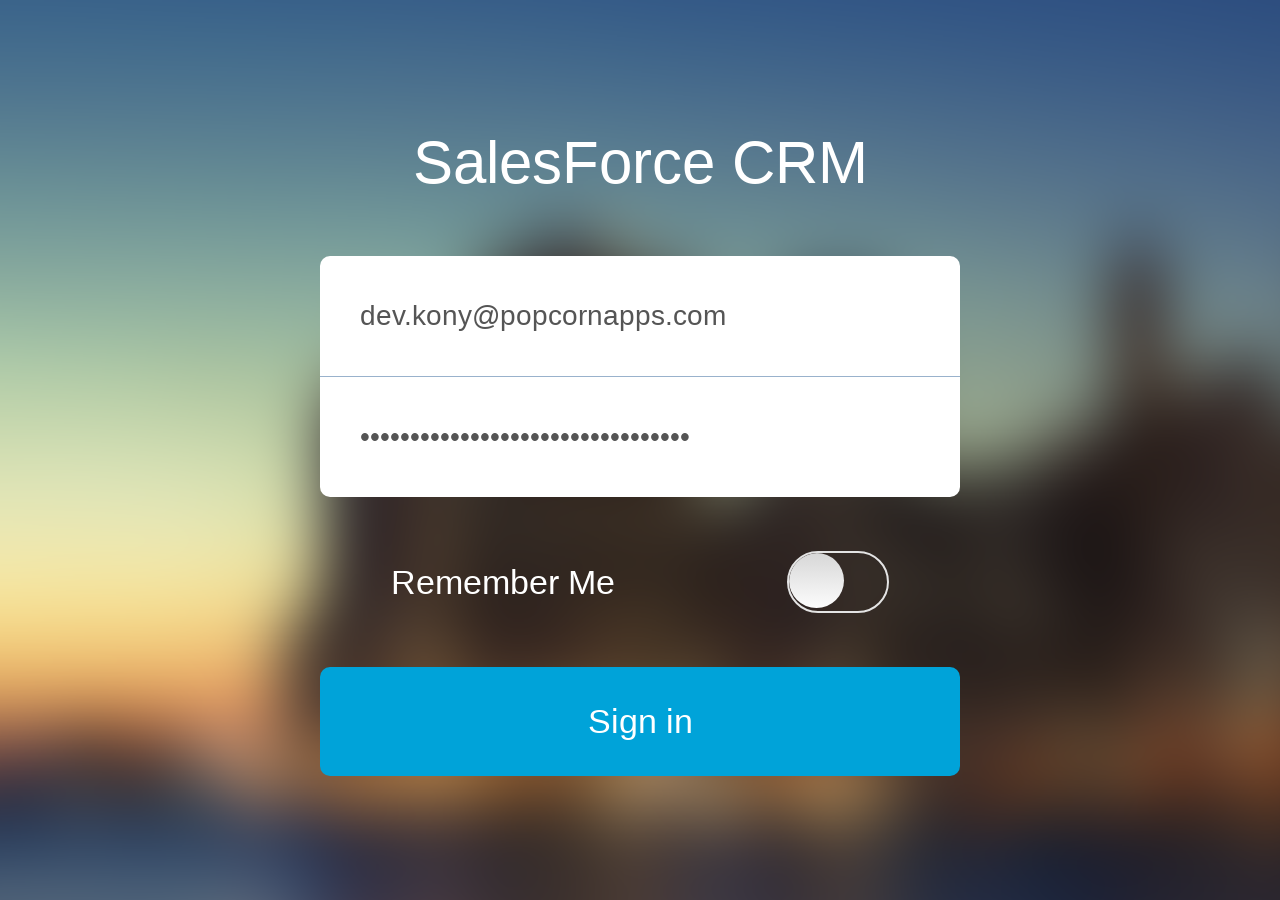
<file: index.html>
<!DOCTYPE html>
<html lang="en">
  <head>
    <meta charset="utf-8">
    <meta http-equiv="X-UA-Compatible" content="IE=edge">
    <meta name="viewport" content="width=device-width, initial-scale=1, maximum-scale=1, user-scalable=no">
    <title>SalesForce CRM</title>

   <!-- Bootstrap -->
    <link type="text/css" href="css/kony.css" rel="stylesheet">
    <link type="text/css" href="css/ui.switchbutton.css" rel="stylesheet">
    
    <!-- jQuery (necessary for Bootstrap's JavaScript plugins) -->
    <script type="text/javascript" src="js/lib/jquery.min.js"></script>
    <script type="text/javascript" src="js/kony.js"></script>
    
    <script type="text/javascript" src="js/login.js"></script>
    <script type="text/javascript" src="js/lib/crypt.js"></script>
    <script type="text/javascript" src="js/lib/PushNotification.js"></script>
    <script type="text/javascript" src="cordova.js"></script> 
    <script type="text/javascript">
    $(function(){	
		$(".common:checkbox").switchbutton();
	});
    </script>
    
    <script type="text/javascript">
            var pushNotification;
            
            function onDeviceReady() {
			
				try 
				{ 
                	pushNotification = window.plugins.pushNotification;
                	if (device.platform == 'android' || device.platform == 'Android' ||
                            device.platform == 'amazon-fireos' ) {
			pushNotification.register(successHandler, errorHandler, {"senderID":"661780372179","ecb":"onNotification"});		// required!
					} 
                }
				catch(err) 
				{ 
					alert(err.message); 
				} 
            }
            
            // handle APNS notifications for iOS
            function onNotificationAPN(e) {
                if (e.alert) {
                     navigator.notification.alert(e.alert);
                }
                    
                if (e.sound) {
                    var snd = new Media(e.sound);
                    snd.play();
                }
                
                if (e.badge) {
                    pushNotification.setApplicationIconBadgeNumber(successHandler, e.badge);
                }
            }
            
            // handle GCM notifications for Android
            function onNotification(e) {
                
                switch( e.event )
                {
                    case 'registered':
					if ( e.regid.length > 0 )
					{
						// Your GCM push server needs to know the regID before it can push to this device
						// here is where you might want to send it the regID for later use.
						console.log("regID = " + e.regid);
						localStorage.regid = e.regid;
						
					}
                    break;
                    
                    case 'message':
                    	// if this flag is set, this notification happened while we were in the foreground.
                    	// you might want to play a sound to get the user's attention, throw up a dialog, etc.
                    	if (e.foreground)
                    	{
							   
				           // on Android soundname is outside the payload. 
			                // On Amazon FireOS all custom attributes are contained within payload
			                var soundfile = e.soundname || e.payload.sound;
			                // if the notification contains a soundname, play it.
			                var my_media = new Media("/android_asset/www/"+ soundfile);

							my_media.play();
						}
							
						
                    break;
                    
                    case 'error':
						
                    break;
                    
                    default:
						
                    break;
                }
            }
            
            function successHandler (result) {
               
            }
            
            function errorHandler (error) {
            }
            
			document.addEventListener('deviceready', onDeviceReady, true);

         </script>
         
    <!-- HTML5 Shim and Respond.js IE8 support of HTML5 elements and media queries -->
    <!-- WARNING: Respond.js doesn't work if you view the page via file:// -->
    <!--[if lt IE 9]>
      <script src="https://oss.maxcdn.com/libs/html5shiv/3.7.0/html5shiv.js"></script>
      <script src="https://oss.maxcdn.com/libs/respond.js/1.4.2/respond.min.js"></script>
    <![endif]-->
  </head>
  <body class="loginpage">
   <section>
   <div class="container">

    <!-- login start here -->
    <div class="login-section">
     <h1>SalesForce CRM</h1>
     <div id="registerId"></div>
     <form role="form">
        <div class="form-group email">
          <input type="email" id="username" class="form-control"  placeholder="Username" value="dev.kony@popcornapps.com">
        </div>
        <div class="form-group pwd">
          <input type="password" id="password" class="form-control"  placeholder="Password" value="PoP@123$S6O4pJrWQaDCATitqTRqdMjUv">
        </div>
        <div class="remember">
            Remember Me <input id="rememberme" type="checkbox" class="common" /> 
        </div>
        <div id="login" type="submit" class="btn btn-primary">Sign in</div>
      </form>
     </div>

    <!-- login end here -->
    
  </div>
   </section>   
    
</body>
</html>
</file>
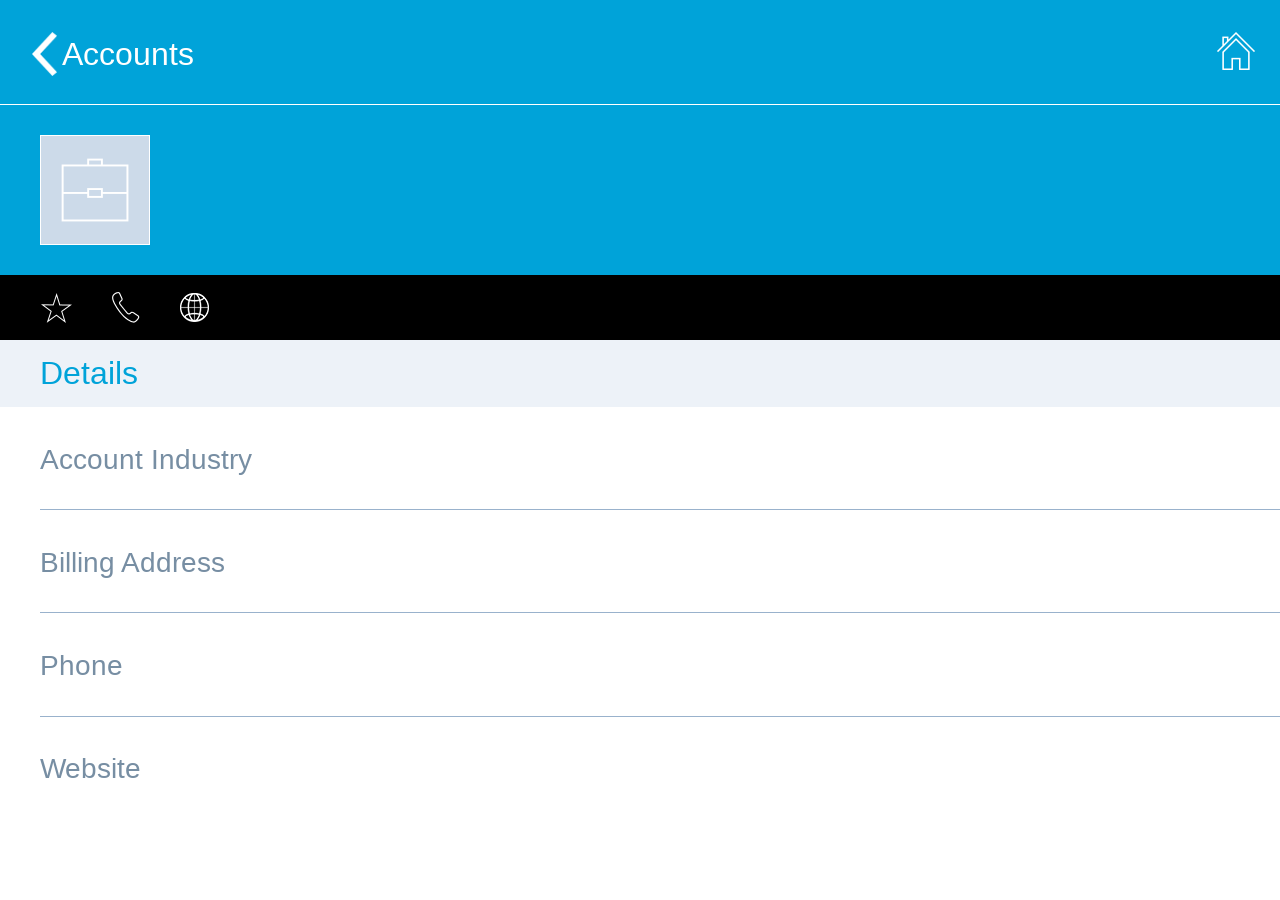
<file: accountDetails.html>
<!DOCTYPE html>
<html lang="en">
  <head>
    <meta charset="utf-8">
    <meta http-equiv="X-UA-Compatible" content="IE=edge">
    <meta name="viewport" content="width=device-width, initial-scale=1, maximum-scale=1, user-scalable=no">
    <meta name="format-detection" content="telephone=no">
    <title>SalesForce CRM</title>

    <!-- Bootstrap -->
    <link type="text/css" href="css/kony.css" rel="stylesheet">
    
    <!-- jQuery (necessary for Bootstrap's JavaScript plugins) -->
    <script type="text/javascript" src="js/lib/jquery.min.js"></script>
    <script type="text/javascript" src="js/kony.js"></script>
    <script type="text/javascript" src="js/accountDetails.js"></script>
    <!-- HTML5 Shim and Respond.js IE8 support of HTML5 elements and media queries -->
    <!-- WARNING: Respond.js doesn't work if you view the page via file:// -->
    <!--[if lt IE 9]>
      <script src="https://oss.maxcdn.com/libs/html5shiv/3.7.0/html5shiv.js"></script>
      <script src="https://oss.maxcdn.com/libs/respond.js/1.4.2/respond.min.js"></script>
    <![endif]-->
    <script type="text/javascript">
    $(function(){
    	/* fixed header height */ 
    	$('section').css( "padding-top", $("header").height() );
    });
    </script>
  </head>
  <body>
  <!-- header start here -->
   <header class="bg-secondary">

	<div class="top-links">
		<a class="back-but" href="accountsList.html"><img src="images/back.png" alt="Home" /> <span>Accounts</span></a>
		<a class="home-but" href="dashboard.html"><img src="images/home.png" alt="Home" /></a>
	</div>
	
	<div class="header-media-list">
        <a href="#" class="pull-left"><img src="images/account-list-icon.png" alt="" /></a>
		<div class="media">
			<div class="media-body" id="accountDetailsHeadingDisplay" >
				<h2 class="media-heading" id="accountNameDisplay"><!--  dynamic data comes here --></h2>                
				<h3 id="billingCityStateDisplay" ><!--  dynamic data comes here --></h3>
				<p id="accountTypeDisplay" ><!--  dynamic data comes here --></p>
			</div>
		</div>
	</div>

    <div class="navigation bg-info">
        <ul>
          <li><a href="#"><img id="accountFavoriteStatus" src="images/star.png" alt="" /></a></li>
          <li><a href="#" id="accountDetailsPhone" ><img src="images/phone.png" alt="" /></a></li>
          <li><a href="#" id="accountDetailsUrl" ><img src="images/globe.png" alt="" /></a></li>
        </ul>
     </div>
     <div class="details bg-info">
        <h3>Details</h3>
     </div>
   </header>
   <!-- header end here -->
   <!-- content list view start -->
   <section >
   <div class="scrollable-content">
    <ul class="list-group page-detail">
      <li id="accountIndustryDisplay">
			<div class="media-list">
				<div class="media">
					<div class="media-body">
						<p>Account Industry</p>
						<h2 class="media-heading" ><!--  dynamic data comes here --></h2>
						<!-- Nested media object -->
					</div>
					<!-- Nested media object -->
				</div>
			</div>
      </li>
      <li>
        <div class="media-list">
            <div class="media">
                <div class="media-body">
					<p>Billing Address</p>
					<h2 class="media-heading" id="billingAddressDisplay"><!--  dynamic data comes here --></h2>
                </div>
            </div>
       </div>
      </li>
       <li>
        <div class="media-list">
            <div class="media">
              <div class="media-body">
                <p>Phone</p>
                <h2 class="media-heading" id="phoneDisplay" ><!--  dynamic data comes here --></h2>              
                <!-- Nested media object -->
                </div>
                <!-- Nested media object -->
                </div>
          </div>
      </li>
       <li class="border-last" >
        <div class="media-list">
            <div class="media">
              <div class="media-body">
                <p>Website</p>
                <h2 class="media-heading" id="websiteDisplay"><!--  dynamic data comes here --></h2>
                <!-- Nested media object -->
                </div>
                <!-- Nested media object -->
                </div>
          </div>
      </li> 
 
    </ul>
    </div>
   </section>  
   <!-- content list view end -->

  </body>
</html>
</file>
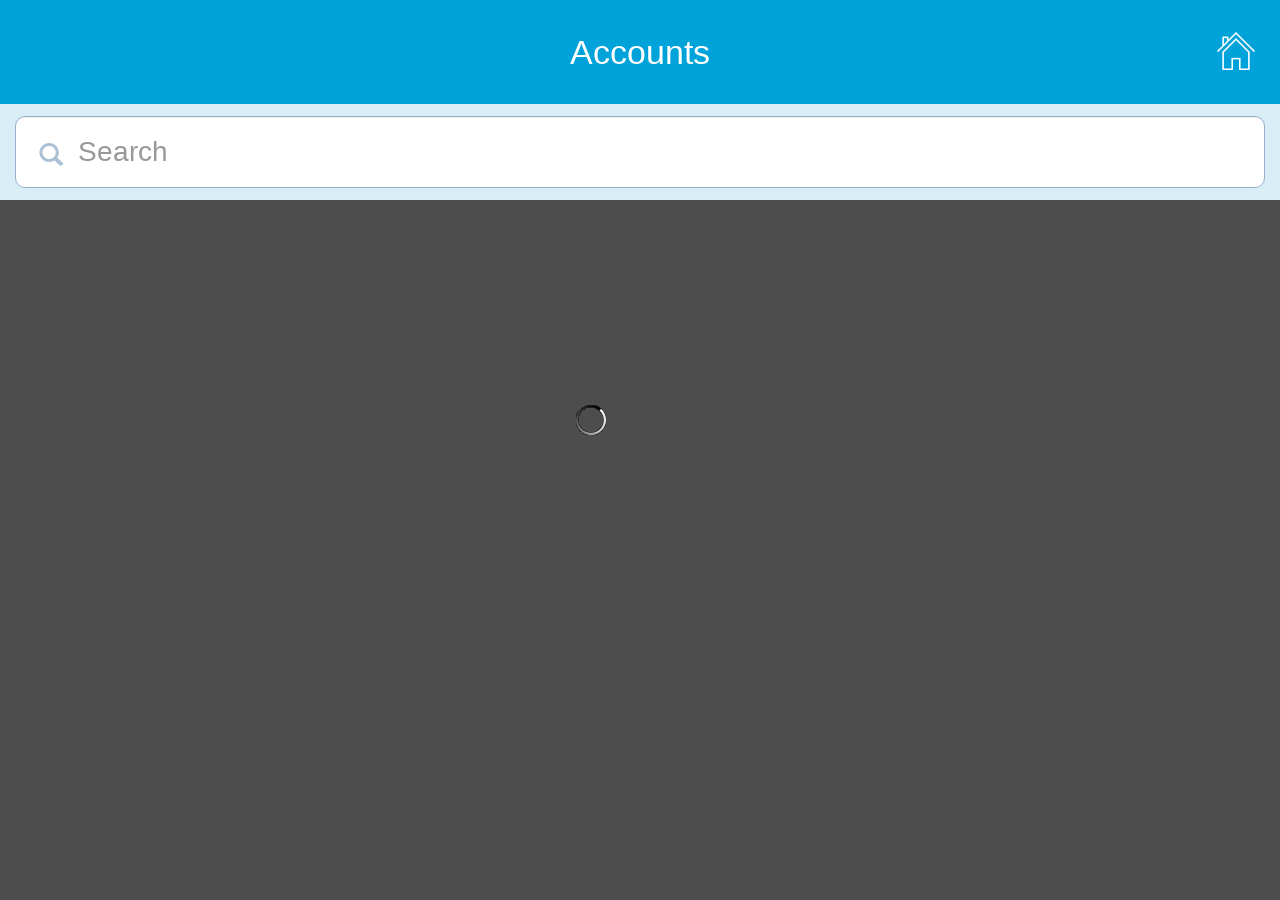
<file: accountsList.html>
<!DOCTYPE html>
<html lang="en">
	<head>
		<meta charset="utf-8">
		<meta http-equiv="X-UA-Compatible" content="IE=edge">
		<meta name="viewport" content="width=device-width, initial-scale=1, maximum-scale=1, user-scalable=no">
		<title>SalesForce CRM</title>
		
		<!-- Bootstrap -->
	    <link type="text/css" href="css/kony.css" rel="stylesheet">
	    
	    <!-- jQuery (necessary for Bootstrap's JavaScript plugins) -->
	    <script type="text/javascript" src="js/lib/jquery.min.js"></script>
	    <script type="text/javascript" src="js/kony.js"></script>
		<script type="text/javascript" src="js/accounts.js"></script>
		<!-- HTML5 Shim and Respond.js IE8 support of HTML5 elements and media queries -->
		<!-- WARNING: Respond.js doesn't work if you view the page via file:// -->
		<!--[if lt IE 9]>
		  <script src="https://oss.maxcdn.com/libs/html5shiv/3.7.0/html5shiv.js"></script>
		  <script src="https://oss.maxcdn.com/libs/respond.js/1.4.2/respond.min.js"></script>
		<![endif]-->
	</head>
  
	<body>
		<!-- header start here -->
		<header class="bg-secondary">
		 <h1>Accounts</h1>
		 <a class="home-but" href="dashboard.html"><img src="images/home.png" alt="Home" /></a>
		 <div class="adv-search bg-info">
			<div class="form-group">
				<input type="text" id="accounts_search_input" class="form-control" placeholder="Search">
				<span class="glyphicon glyphicon-search form-control-search"></span>
			</div>
		 </div>
		</header>
		<!-- header end here -->
		
		<!-- content list view start -->
		<section >
			<div class="scrollable-content">
	            <ul class="list-group" id="accountsListContainer" ></ul>
			</div>
		</section>  
		<!-- content list view end -->
	
	</body>
</html>
</file>
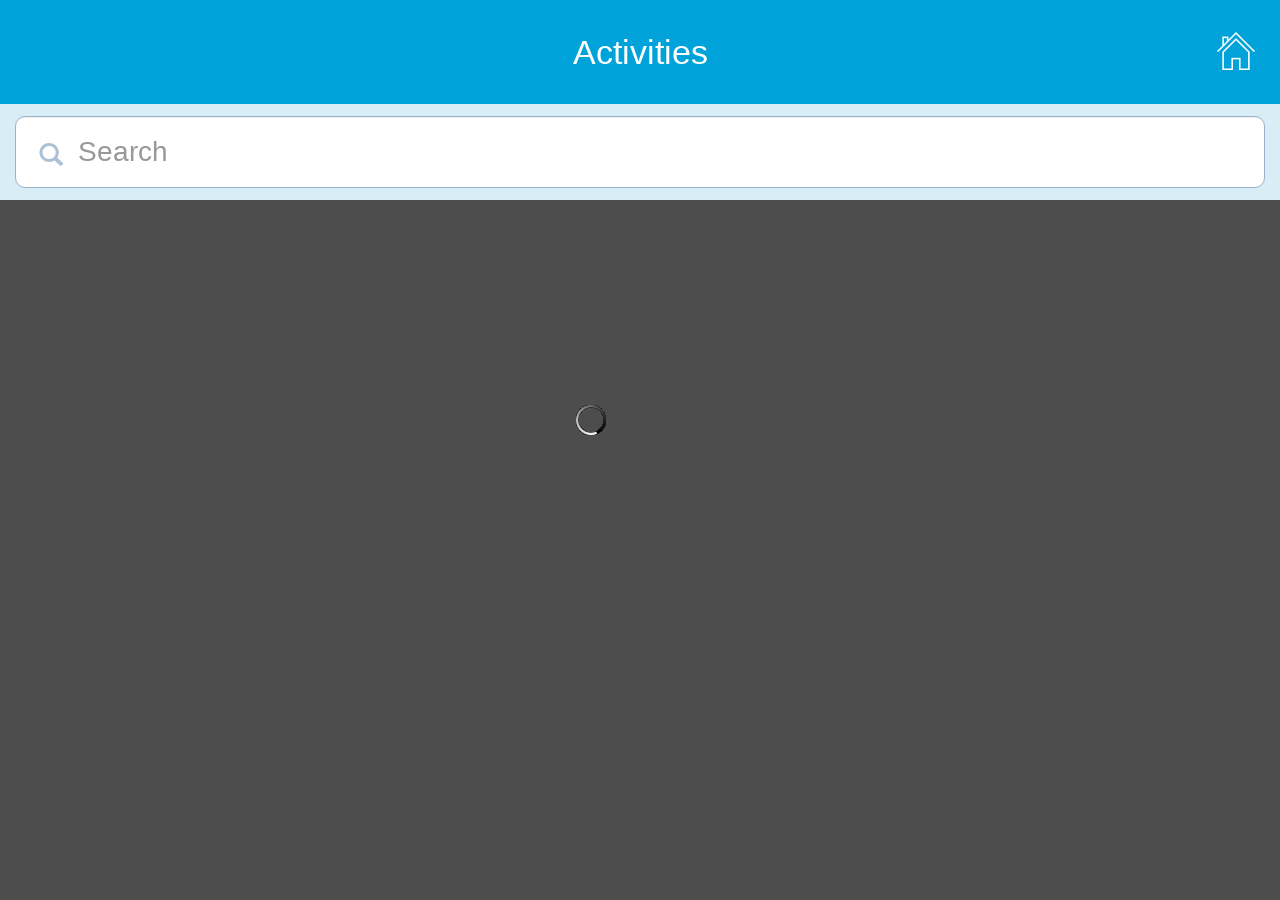
<file: activitiesList.html>
<!DOCTYPE html>
<html lang="en">

    <head>
		<meta charset="utf-8">
		<meta http-equiv="X-UA-Compatible" content="IE=edge">
		<meta name="viewport" content="width=device-width, initial-scale=1, maximum-scale=1, user-scalable=no">
		<title>SalesForce CRM</title>
		<!-- Bootstrap -->
	    <link type="text/css" href="css/kony.css" rel="stylesheet">
	    
	    <!-- jQuery (necessary for Bootstrap's JavaScript plugins) -->
	    <script type="text/javascript" src="js/lib/jquery.min.js"></script>
	    <script type="text/javascript" src="js/kony.js"></script>
		<script type="text/javascript" src="js/activities.js"></script>
		<!-- HTML5 Shim and Respond.js IE8 support of HTML5 elements and media queries -->
		<!-- WARNING: Respond.js doesn't work if you view the page via file:// -->
		<!--[if lt IE 9]>
		<script src="https://oss.maxcdn.com/libs/html5shiv/3.7.0/html5shiv.js"></script>
		<script src="https://oss.maxcdn.com/libs/respond.js/1.4.2/respond.min.js"></script>
		<![endif]-->
    </head>
  	
    <body>
	    <!-- header start here -->
		<header class="bg-secondary">
			<h1>Activities</h1>
			<a class="home-but" href="dashboard.html"><img src="images/home.png" alt="Home" /></a>
			<div class="adv-search bg-info">
				<div class="form-group">
					<input type="text" id="activities_search_input" class="form-control" placeholder="Search">
					<span class="glyphicon glyphicon-search form-control-search"></span>
				</div>
			</div>
		</header>
	    <!-- header end here -->
	   
		<!-- content list view start -->
		<section >
			<div class="scrollable-content">
	            <ul class="list-group" id="activitiesListContainer"></ul>
			</div>
		</section>  
		<!-- content list view end -->
	
    </body>
    
</html>
</file>
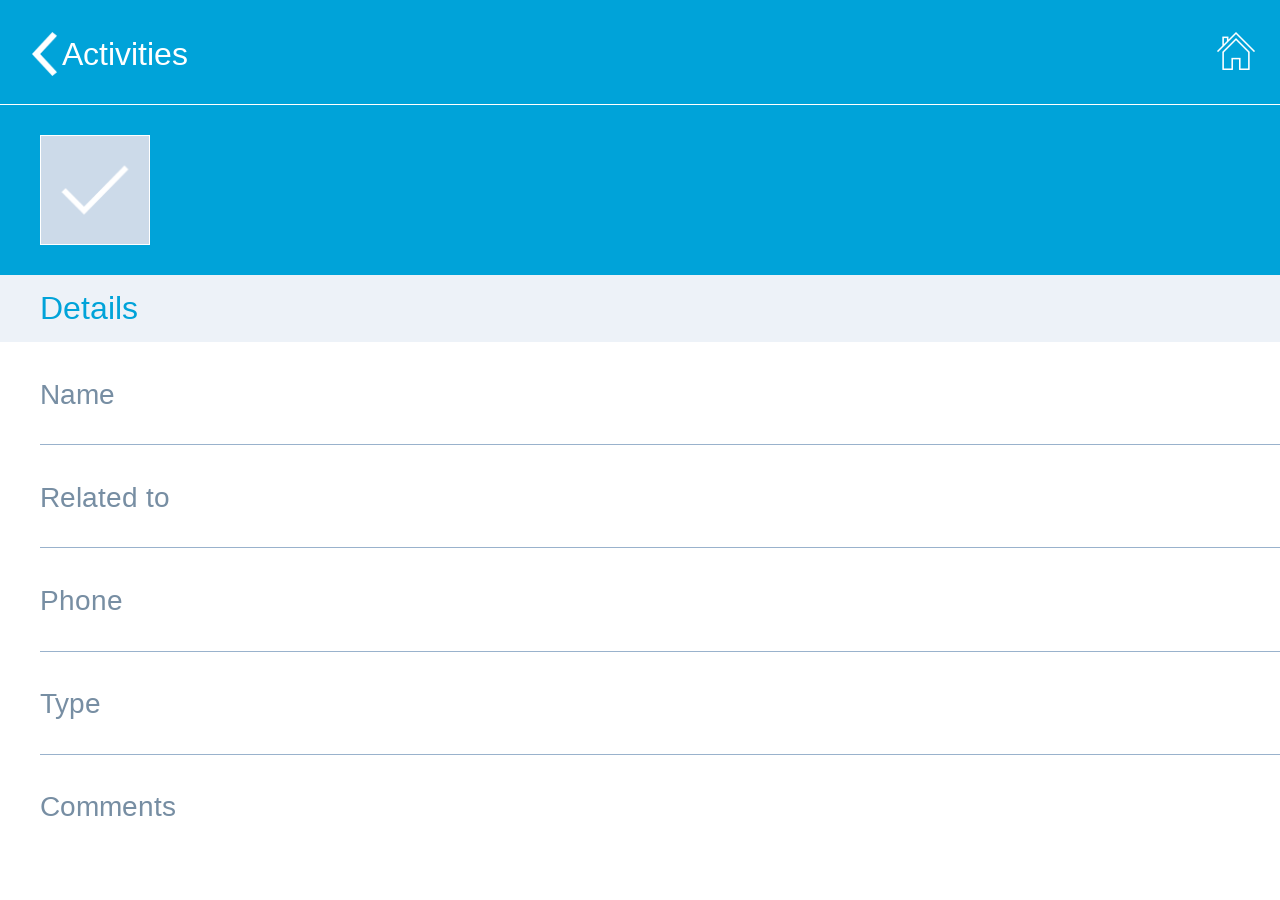
<file: activityDetails.html>
<!DOCTYPE html>
<html lang="en">
	<head>
		<meta charset="utf-8">
		<meta http-equiv="X-UA-Compatible" content="IE=edge">
		<meta name="viewport" content="width=device-width, initial-scale=1, maximum-scale=1, user-scalable=no">
    	<meta name="format-detection" content="telephone=no">
		<title>SalesForce CRM</title>
		
		<!-- Bootstrap -->
	    <link type="text/css" href="css/kony.css" rel="stylesheet">
	    
	    <!-- jQuery (necessary for Bootstrap's JavaScript plugins) -->
	    <script type="text/javascript" src="js/lib/jquery.min.js"></script>
	    <script type="text/javascript" src="js/kony.js"></script>
	    <script type="text/javascript" src="js/activityDetails.js"></script>
		<!-- HTML5 Shim and Respond.js IE8 support of HTML5 elements and media queries -->
		<!-- WARNING: Respond.js doesn't work if you view the page via file:// -->
		<!--[if lt IE 9]>
		  <script src="https://oss.maxcdn.com/libs/html5shiv/3.7.0/html5shiv.js"></script>
		  <script src="https://oss.maxcdn.com/libs/respond.js/1.4.2/respond.min.js"></script>
		<![endif]-->
		<script type="text/javascript">
		$(function(){
			/* fixed header height */ 
			$('section').css( "padding-top", $("header").height() );
		});
		</script>
	</head>
	
	<body>
	<!-- header start here -->
	<header class="bg-secondary">
	
		<div class="top-links">
			<a class="back-but" href="activitiesList.html"><img src="images/back.png" alt="Home" /> <span>Activities</span></a>
			<a class="home-but" href="dashboard.html"><img src="images/home.png" alt="Home" /></a>
		</div>
		
		<div class="header-media-list">
			<a href="#" class="pull-left"><img src="images/activities-icon.png" alt="" /></a>
			<div class="media">
				<div class="media-body">
					<h2 class="media-heading" id="activitySubjectDisplay" ><!-- dynamic data comes here --></h2>                
					<h3 id="activityPriorityDisplay" ><!-- dynamic data comes here --></h3>
					<p id="activityDateDisplay"  ><!-- dynamic data comes here --></p>
				</div>
			</div>
		</div>
	
		<div class="details bg-info">
			<h3>Details</h3>
			<div id="activityPriorityImageDisplay" class="priority-cricle "></div>
		</div>
	</header>
	<!-- header end here -->
	
	<!-- content list view start -->
	<section >
        <div class="scrollable-content">
			<ul class="list-group page-detail">
			
				<li id="activityNameDisplay" >
					<div class="media-list">
						<div class="media">
							<div class="media-body">
								<p>Name</p>
								<h2 class="media-heading"><!-- dynamic data comes here --></h2>
							</div>
						</div>
					</div>
				</li>
				
				<li id="activityRelatedToDisplay">
					<div class="media-list">
						<div class="media">
							<div class="media-body">
								<p>Related to</p>
								<h2 class="media-heading"><!-- dynamic data comes here --></h2>           
							</div>
						</div>
					</div>
				</li>
				
				<li id="activityPhoneDisplay">
					<div class="media-list">
						<div class="media">
							<div class="media-body">
								<p>Phone</p>
								<h2 class="media-heading"><!-- dynamic data comes here --></h2>              
							</div>
						</div>
					</div>
				</li>
				
				<li id="activityTypeDisplay" >
					<div class="media-list">
						<div class="media">
							<div class="media-body">
								<p>Type</p>
								<h2 class="media-heading"><!-- dynamic data comes here --></h2>
							</div>
						</div>
					</div>
				</li> 
				
				<li class="border-last" id="activityCommentsDisplay" >
					<div class="media-list">
						<div class="media">
							<div class="media-body">
								<p>Comments</p>
								<h2 class="media-heading"><!-- dynamic data comes here --></h2>
							</div>
						</div>
					</div>
				</li> 
				
			</ul>
		</div>
	</section>  
	<!-- content list view end -->
	
	</body>
</html>
</file>
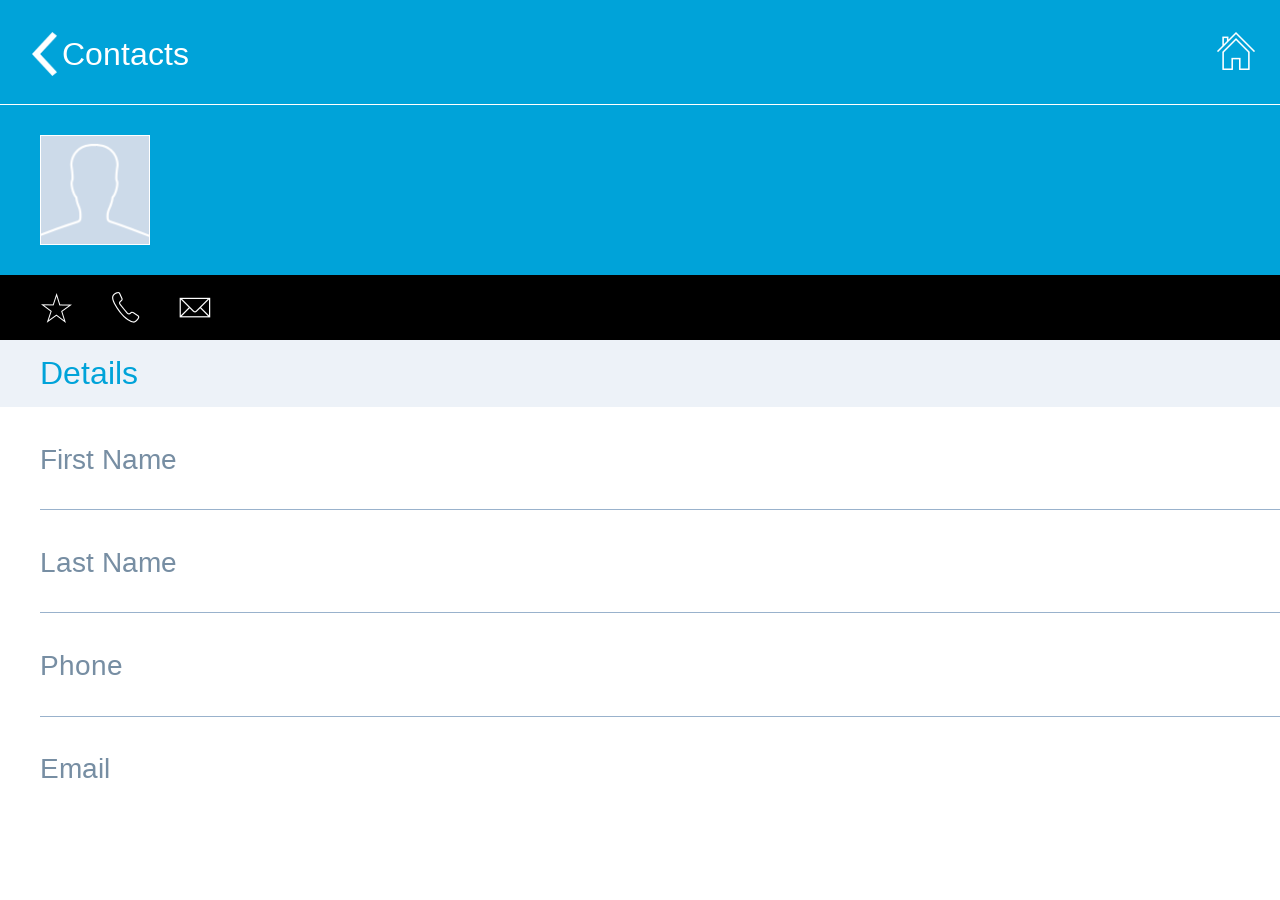
<file: contactDetails.html>
<!DOCTYPE html>
<html lang="en">
  <head>
    <meta charset="utf-8">
    <meta http-equiv="X-UA-Compatible" content="IE=edge">
    <meta name="viewport" content="width=device-width, initial-scale=1, maximum-scale=1, user-scalable=no">
    <meta name="format-detection" content="telephone=no">
    <title>SalesForce CRM</title>

    <!-- Bootstrap -->
    <link type="text/css" href="css/kony.css" rel="stylesheet">
    
    <!-- jQuery (necessary for Bootstrap's JavaScript plugins) -->
    <script type="text/javascript" src="js/lib/jquery.min.js"></script>
    <script type="text/javascript" src="js/kony.js"></script>
    <script type="text/javascript" src="js/contactDetails.js"></script>
    <!-- HTML5 Shim and Respond.js IE8 support of HTML5 elements and media queries -->
    <!-- WARNING: Respond.js doesn't work if you view the page via file:// -->
    <!--[if lt IE 9]>
      <script src="https://oss.maxcdn.com/libs/html5shiv/3.7.0/html5shiv.js"></script>
      <script src="https://oss.maxcdn.com/libs/respond.js/1.4.2/respond.min.js"></script>
    <![endif]-->
		<script type="text/javascript">
		$(function(){
			/* fixed header height */ 
			$('section').css( "padding-top", $("header").height() );
		});
		</script>
  </head>
  <body>
  <!-- header start here -->
   <header class="bg-secondary">

     <div class="top-links">
      <a class="back-but" href="contactsList.html"><img src="images/back.png" alt="Home" /> <span>Contacts</span></a>
      <a class="home-but" href="dashboard.html"><img src="images/home.png" alt="Home" /></a>
      </div>
             <div class="header-media-list">
              <a href="#" class="pull-left"><img src="images/contact-icon.png" alt="" /></a>
            <div class="media">
              <div class="media-body" id="contactName">
                <h2 class="media-heading" ></h2>                
                <h3></h3>
                <!-- Nested media object -->
                </div>
                <!-- Nested media object -->
                </div>
          </div>

    <div class="navigation bg-info">
        <ul>
          <li><a href="#"><img id="contactFavoriteStatus" src="images/star.png" alt="" /></a></li>
          <li><a href="#" id="contactPhoneNumber"><img src="images/phone.png" alt="" /></a></li>
          <li><a href="#" id="contactEMail"><img src="images/mail.png" alt="" /></a></li>
        </ul>
     </div>
     <div class="details bg-info">
        <h3>Details</h3>
     </div>
   </header>
   <!-- header end here -->
   <!-- content list view start -->
   <section >
   <div class="scrollable-content">
    <ul class="list-group page-detail">
      <li>
        <div class="media-list">
            <div class="media">
              <div class="media-body">
                <p>First Name</p>
                <h2 class="media-heading" id="contactFirstname"></h2>
                <!-- Nested media object -->
                </div>
                <!-- Nested media object -->
              </div>
          </div>
      </li>
      <li>
        <div class="media-list">
            <div class="media">
              <div class="media-body">
                <p>Last Name</p>
               <h2 class="media-heading" id="contactLastname"></h2>              
                <!-- Nested media object -->
                </div>
                <!-- Nested media object -->
             </div>
          </div>
      </li>
       <li id="contactPhone">
        <div class="media-list">
            <div class="media">
              <div class="media-body">
                <p>Phone</p>
                <h2 class="media-heading" ></h2>              
                <!-- Nested media object -->
                </div>
                <!-- Nested media object -->
                </div>
          </div>
      </li>
       <li class="border-last"  id="contactMail">
        <div class="media-list">
            <div class="media">
              <div class="media-body">
                <p>Email</p>
                <h2 class="media-heading"></h2>
                <!-- Nested media object -->
                </div>
                <!-- Nested media object -->
                </div>
          </div>
      </li> 
 
    </ul>
    </div>
   </section>  
   <!-- content list view end -->

  </body>
</html>
</file>
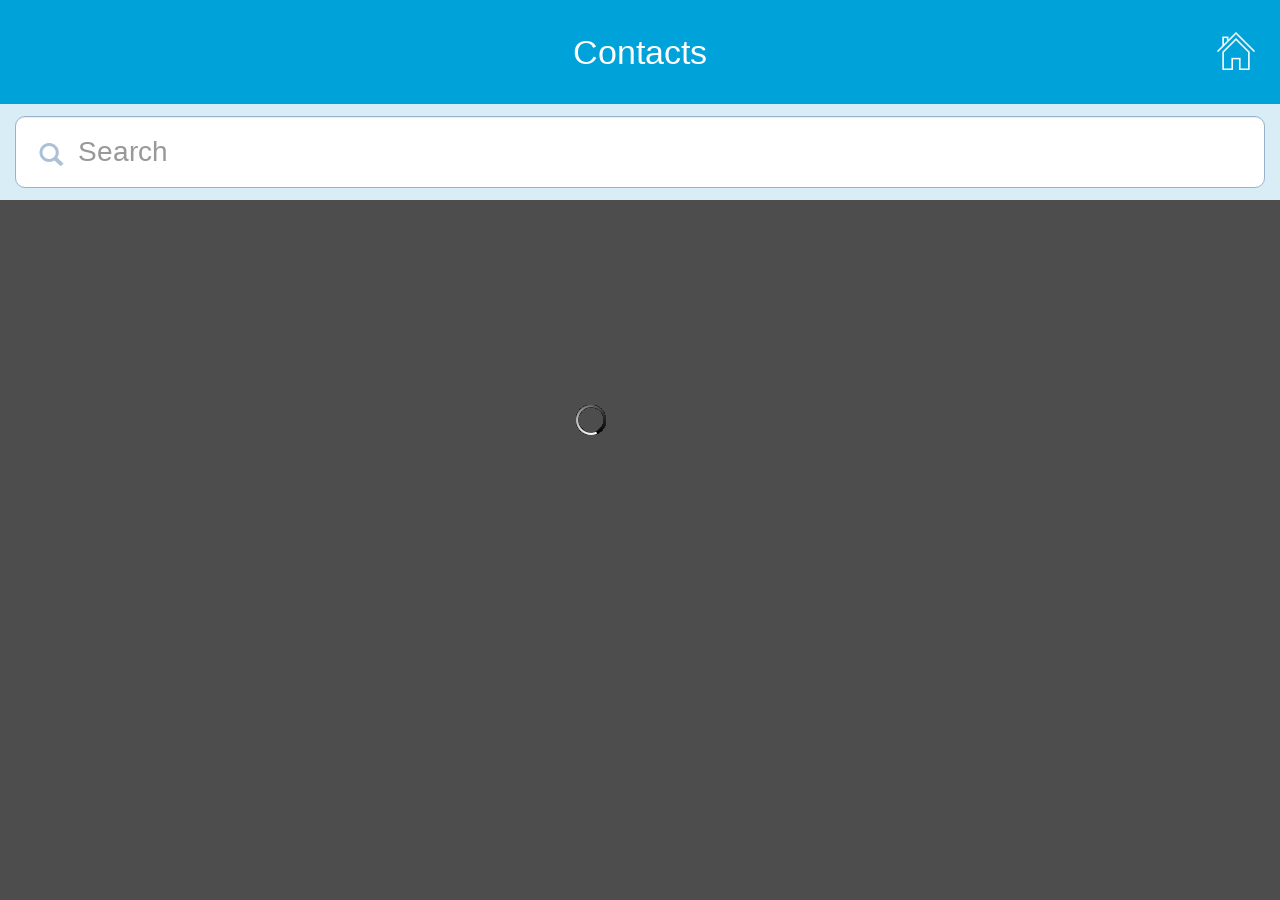
<file: contactsList.html>
<!DOCTYPE html>
<html lang="en">
    <head>
	    <meta charset="utf-8">
	    <meta http-equiv="X-UA-Compatible" content="IE=edge">
	    <meta name="viewport" content="width=device-width, initial-scale=1, maximum-scale=1, user-scalable=no">
	    <title>SalesForce CRM</title>
	
	    	<!-- Bootstrap -->
		    <link type="text/css" href="css/kony.css" rel="stylesheet">
		    
		    <!-- jQuery (necessary for Bootstrap's JavaScript plugins) -->
		    <script type="text/javascript" src="js/lib/jquery.min.js"></script>
		    <script type="text/javascript" src="js/kony.js"></script>
			<script type="text/javascript" src="js/contacts.js"></script>
		    <!-- HTML5 Shim and Respond.js IE8 support of HTML5 elements and media queries -->
		    <!-- WARNING: Respond.js doesn't work if you view the page via file:// -->
		    <!--[if lt IE 9]>
		      <script src="https://oss.maxcdn.com/libs/html5shiv/3.7.0/html5shiv.js"></script>
		      <script src="https://oss.maxcdn.com/libs/respond.js/1.4.2/respond.min.js"></script>
		    <![endif]-->
    </head>
  <body>
  <!-- header start here -->
   <header class="bg-secondary">
     <h1>Contacts</h1>
     <a class="home-but" href="dashboard.html"><img src="images/home.png" alt="Home" /></a>
     <div class="adv-search bg-info">
        <div class="form-group">
          <input type="text" id="contacts_search_input" class="form-control" placeholder="Search">
          <span class="glyphicon glyphicon-search form-control-search"></span>
        </div>
     </div>
   </header>
   <!-- header end here -->
   <!-- content list view start -->
   <section >
   <div class="scrollable-content">
    <ul class="list-group" id="contactsListContainer">
      
    </ul>
    </div>
   </section>  
   <!-- content list view end -->

  </body>
</html>
</file>
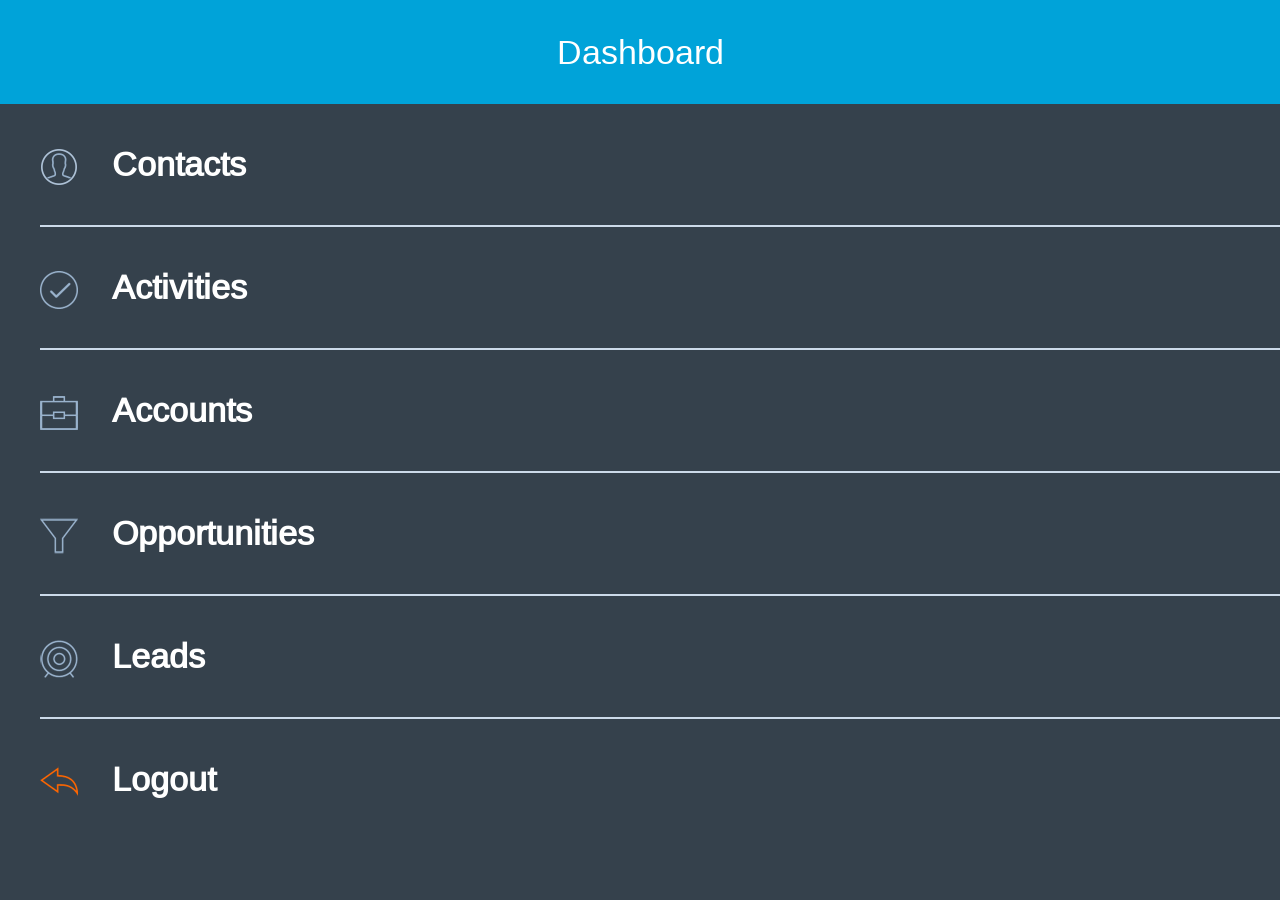
<file: dashboard.html>
<!DOCTYPE html>
<html lang="en">
	<head>
		<meta charset="utf-8">
		<meta http-equiv="X-UA-Compatible" content="IE=edge">
		<meta name="viewport" content="width=device-width, initial-scale=1, maximum-scale=1, user-scalable=no">
		<meta name="format-detection" content="telephone=no">
		<title>SalesForce CRM</title>
		
		<!-- Bootstrap -->
	    <link type="text/css" href="css/kony.css" rel="stylesheet">
	    
	    <!-- jQuery (necessary for Bootstrap's JavaScript plugins) -->
	    <script type="text/javascript" src="js/lib/jquery.min.js"></script>
	    <script type="text/javascript" src="js/kony.js"></script>
		<script type="text/javascript" src="js/dashboard.js"></script>
		<!-- HTML5 Shim and Respond.js IE8 support of HTML5 elements and media queries -->
		<!-- WARNING: Respond.js doesn't work if you view the page via file:// -->
		<!--[if lt IE 9]>
		<script src="https://oss.maxcdn.com/libs/html5shiv/3.7.0/html5shiv.js"></script>
		<script src="https://oss.maxcdn.com/libs/respond.js/1.4.2/respond.min.js"></script>
		<![endif]-->
	</head>
	
	<body class="bg-primary">
		<!-- header start here -->
		<header class="bg-secondary">
            <h1>Dashboard</h1>
		</header>
		<!-- header end here -->
		
		<!-- dashboard list start here --> 
		<section class="dashboard" >
			<div class="scrollable-content">
				<ul>
					<li class="active"><a href="contactsList.html"><img src="images/contact.png" alt="" />Contacts</a></li>
					<li><a href="activitiesList.html"><img src="images/activities.png" alt="" />Activities</a></li>
					<li><a href="accountsList.html"><img src="images/account.png" alt="" />Accounts</a></li>
					<li><a href="opportunitiesList.html"><img src="images/opportunities.png" alt="" />Opportunities</a></li>
					<li><a href="leadsList.html"><img src="images/leads.png" alt="" />Leads</a></li>
					<li class="border-last"><a href="#" onclick="logout();"><img src="images/logout.png" alt="" />Logout</a></li>
				</ul>
			</div>
		</section>  
		<!-- dashboard list end here -->
		
		<!-- Include all compiled plugins (below), or include individual files as needed -->
    </body>
</html>
</file>
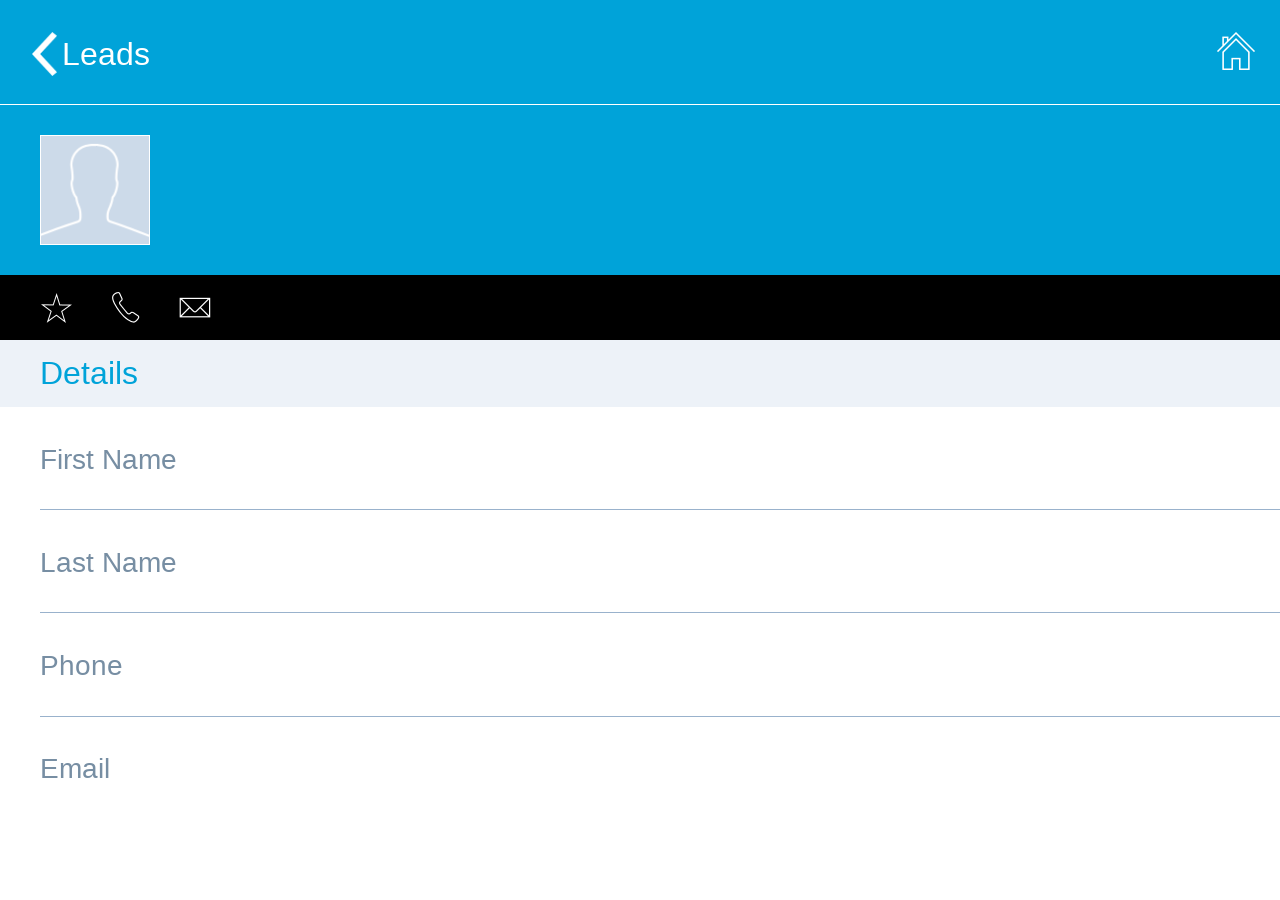
<file: leadDetails.html>
<!DOCTYPE html>
<html lang="en">
  <head>
    <meta charset="utf-8">
    <meta http-equiv="X-UA-Compatible" content="IE=edge">
    <meta name="viewport" content="width=device-width, initial-scale=1, maximum-scale=1, user-scalable=no">
    <meta name="format-detection" content="telephone=no">
    <title>SalesForce CRM</title>

    <!-- Bootstrap -->
    <link type="text/css" href="css/kony.css" rel="stylesheet">
    
    <!-- jQuery (necessary for Bootstrap's JavaScript plugins) -->
    <script type="text/javascript" src="js/lib/jquery.min.js"></script>
    <script type="text/javascript" src="js/kony.js"></script>
    <script type="text/javascript" src="js/leadDetails.js"></script>
    <!-- HTML5 Shim and Respond.js IE8 support of HTML5 elements and media queries -->
    <!-- WARNING: Respond.js doesn't work if you view the page via file:// -->
    <!--[if lt IE 9]>
    <script src="https://oss.maxcdn.com/libs/html5shiv/3.7.0/html5shiv.js"></script>
    <script src="https://oss.maxcdn.com/libs/respond.js/1.4.2/respond.min.js"></script>
    <![endif]-->
		<script type="text/javascript">
		$(function(){
			/* fixed header height */ 
			$('section').css( "padding-top", $("header").height() );
		});
		</script>
  </head>
    <body>
		<!-- header start here -->
		<header class="bg-secondary">
	
			<div class="top-links">
				<a class="back-but" href="leadsList.html"><img src="images/back.png" alt="Home" /> <span>Leads</span></a>
				<a class="home-but" href="dashboard.html"><img src="images/home.png" alt="Home" /></a>
			</div>
			
			<div class="header-media-list">
				<a href="#" class="pull-left"><img src="images/contact-icon.png" alt="" /></a>
				<div class="media">
					<div class="media-body">
						<h2 class="media-heading" id="leadNameDisplay"><!-- dynamic data comes here --></h2>                
						<h3 id="leadTitleDisplay"><!-- dynamic data comes here --></h3>
					</div>
				</div>
			</div>
	
			<div class="navigation bg-info">
				<ul>
					<li><a href="#"><img id="leadFavoriteStatus" src="images/star.png" alt="" /></a></li>
					<li><a href="#" id="leadPhone" ><img src="images/phone.png" alt="" /></a></li>
					<li><a href="#" id="leadEmail" ><img src="images/mail.png" alt="" /></a></li>
				</ul>
	        </div>
	        
			<div class="details bg-info">
	            <h3>Details</h3>
			</div>
	   </header>
	   <!-- header end here -->
	   
		<!-- content list view start -->
		<section >
			<div class="scrollable-content">
				<ul class="list-group page-detail">
				
					<li>
						<div class="media-list">
							<div class="media">
								<div class="media-body">
									<p>First Name</p>
									<h2 class="media-heading" id="leadFirstNameDisplay" ><!-- dynamic data comes here --></h2>
								</div>
							</div>
						</div>
					</li>
					
					<li>
						<div class="media-list">
							<div class="media">
								<div class="media-body">
									<p>Last Name</p>
									<h2 class="media-heading" id="leadLastNameDisplay" ><!-- dynamic data comes here --></h2>              
								</div>
							</div>
						</div>
					</li>
					
					<li id="leadPhoneDisplay">
						<div class="media-list">
							<div class="media">
								<div class="media-body">
									<p>Phone</p>
									<h2 class="media-heading"><!-- dynamic data comes here --></h2>              
								</div>
				            </div>
			            </div>
					</li>
				
					<li class="border-last" id="leadEmailDisplay">
						<div class="media-list">
							<div class="media">
								<div class="media-body">
									<p>Email</p>
									<h2 class="media-heading"><!-- dynamic data comes here --></h2>
								</div>
							</div>
						</div>
					</li> 
				
				</ul>
			</div>
		</section>  
		<!-- content list view end -->
	
    </body>
    
</html>
</file>
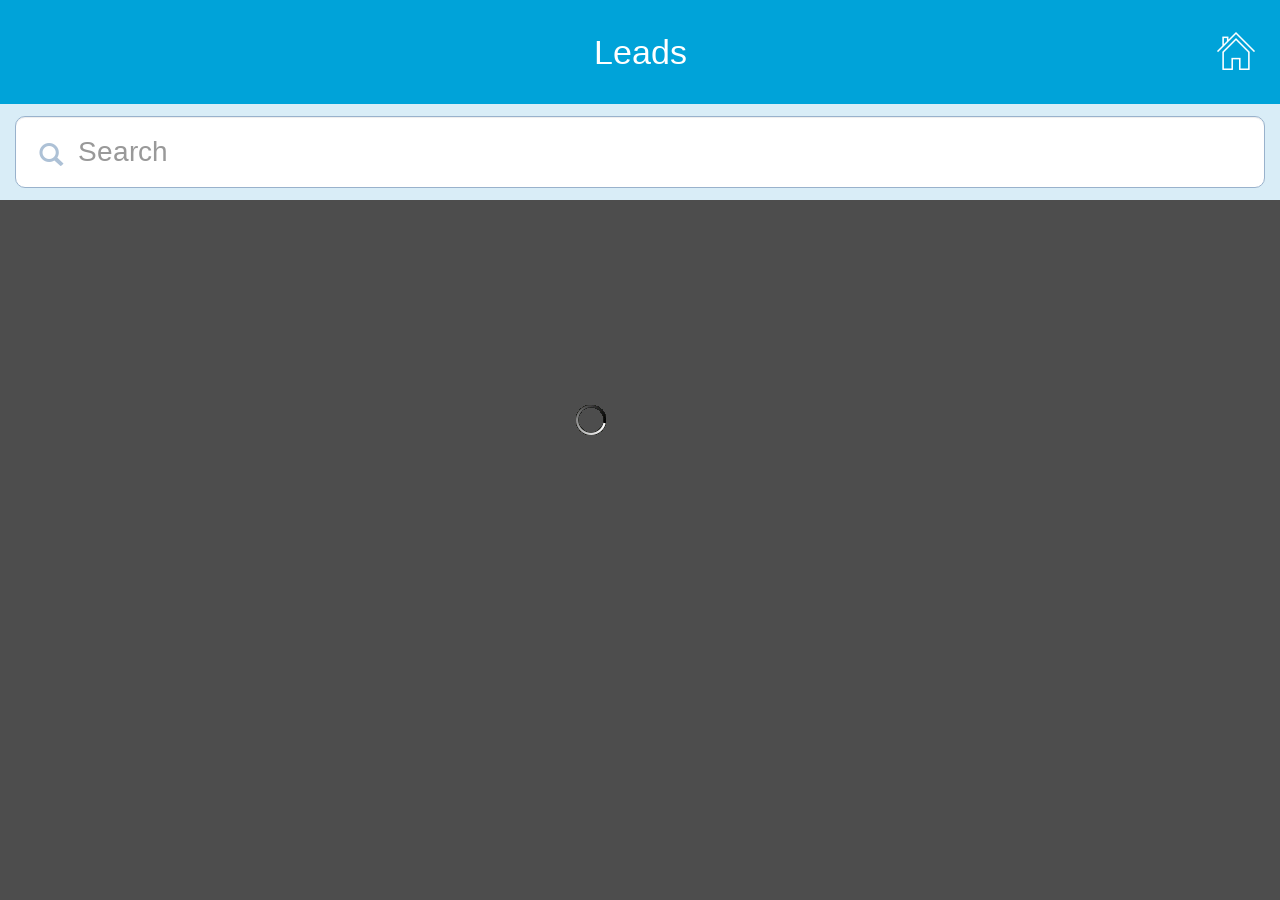
<file: leadsList.html>
<!DOCTYPE html>
<html lang="en">
  <head>
    <meta charset="utf-8">
    <meta http-equiv="X-UA-Compatible" content="IE=edge">
    <meta name="viewport" content="width=device-width, initial-scale=1, maximum-scale=1, user-scalable=no">
    <title>SalesForce CRM</title>

    <!-- Bootstrap -->
    <link type="text/css" href="css/kony.css" rel="stylesheet">
    
    <!-- jQuery (necessary for Bootstrap's JavaScript plugins) -->
    <script type="text/javascript" src="js/lib/jquery.min.js"></script>
    <script type="text/javascript" src="js/kony.js"></script>
    <script type="text/javascript" src="js/leads.js"></script>
    <!-- HTML5 Shim and Respond.js IE8 support of HTML5 elements and media queries -->
    <!-- WARNING: Respond.js doesn't work if you view the page via file:// -->
    <!--[if lt IE 9]>
      <script src="https://oss.maxcdn.com/libs/html5shiv/3.7.0/html5shiv.js"></script>
      <script src="https://oss.maxcdn.com/libs/respond.js/1.4.2/respond.min.js"></script>
    <![endif]-->
  </head>
  
  <body>
  
	<!-- header start here -->
	<header class="bg-secondary">
	 <h1>Leads</h1>
	 <a class="home-but" href="dashboard.html"><img src="images/home.png" alt="Home" /></a>
	 <div class="adv-search bg-info">
	    <div class="form-group">
	      <input type="text" id="leads_search_input" class="form-control" placeholder="Search">
	      <span class="glyphicon glyphicon-search form-control-search"></span>
	    </div>
	 </div>
	</header>
	<!-- header end here -->
	
    <!-- content list view start -->
	<section >
		<div class="scrollable-content">
		   <ul class="list-group" id="leadsListContainer"></ul>
		</div>
	</section>  
    <!-- content list view end -->

  </body>
  
</html>
</file>
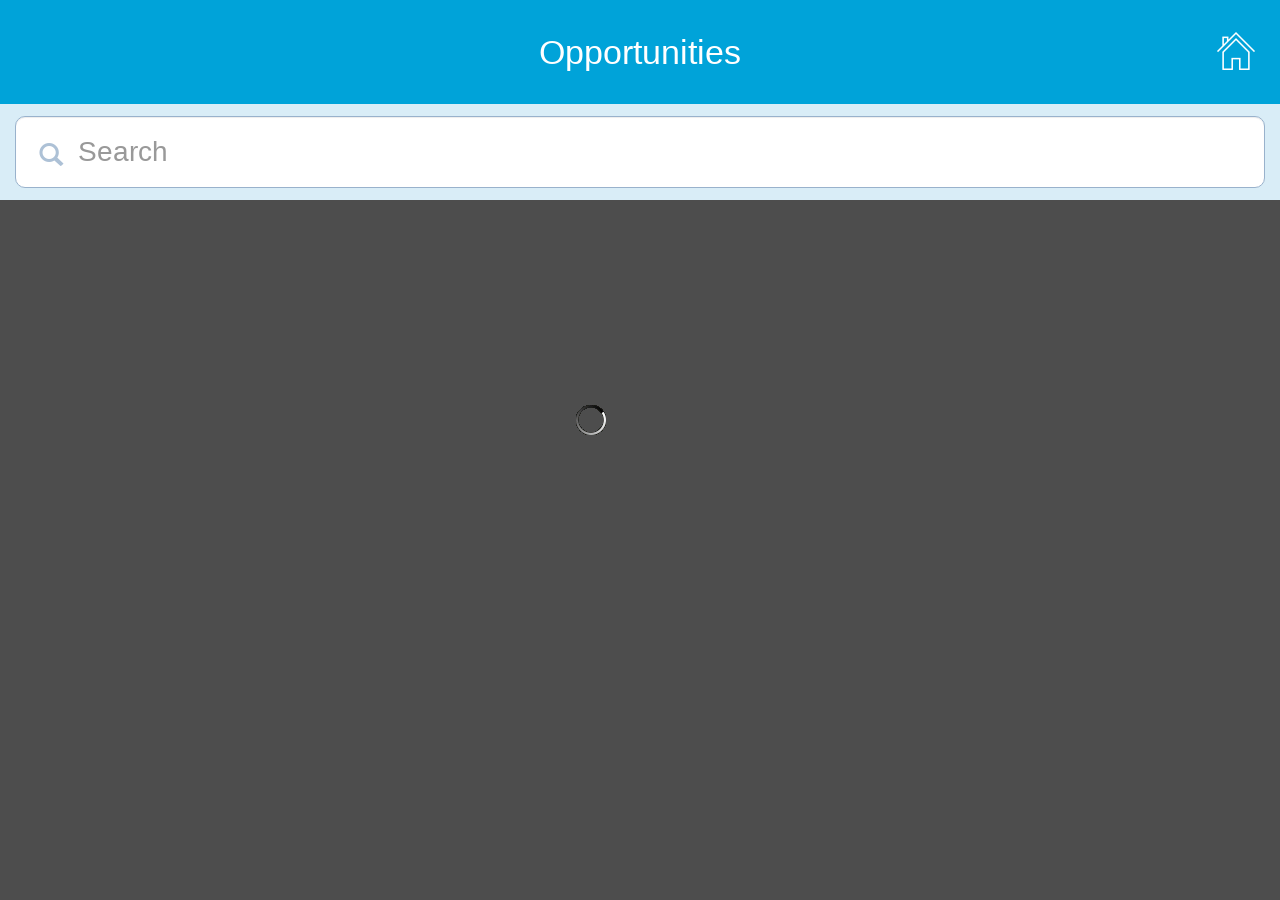
<file: opportunitiesList.html>
<!DOCTYPE html>
<html lang="en">
	<head>
		<meta charset="utf-8">
		<meta http-equiv="X-UA-Compatible" content="IE=edge">
		<meta name="viewport" content="width=device-width, initial-scale=1, maximum-scale=1, user-scalable=no">
		<title>SalesForce CRM</title>
		
		<!-- Bootstrap -->
	    <link type="text/css" href="css/kony.css" rel="stylesheet">
	    
	    <!-- jQuery (necessary for Bootstrap's JavaScript plugins) -->
	    <script type="text/javascript" src="js/lib/jquery.min.js"></script>
	    <script type="text/javascript" src="js/kony.js"></script>
	    <script type="text/javascript" src="js/opportunities.js"></script>
		<!-- HTML5 Shim and Respond.js IE8 support of HTML5 elements and media queries -->
		<!-- WARNING: Respond.js doesn't work if you view the page via file:// -->
		<!--[if lt IE 9]>
		  <script src="https://oss.maxcdn.com/libs/html5shiv/3.7.0/html5shiv.js"></script>
		  <script src="https://oss.maxcdn.com/libs/respond.js/1.4.2/respond.min.js"></script>
		<![endif]-->
	</head>
	
	<body>
		<!-- header start here -->
		<header class="bg-secondary">
			<h1>Opportunities</h1>
			<a class="home-but" href="dashboard.html"><img src="images/home.png" alt="Home" /></a>
			<div class="adv-search bg-info">
				<div class="form-group">
					<input type="text" id="opportunities_search_input" class="form-control" placeholder="Search">
					<span class="glyphicon glyphicon-search form-control-search"></span>
				</div>
			</div>
		</header>
		<!-- header end here -->
		
		<!-- content list view start -->
		<section >
			<div class="scrollable-content">
                <ul class="list-group" id="opportunitiesListContainer" ></ul>
			</div>
		</section>  
		<!-- content list view end -->
	
		<!-- Include all compiled plugins (below), or include individual files as needed -->
	</body>

</html>
</file>
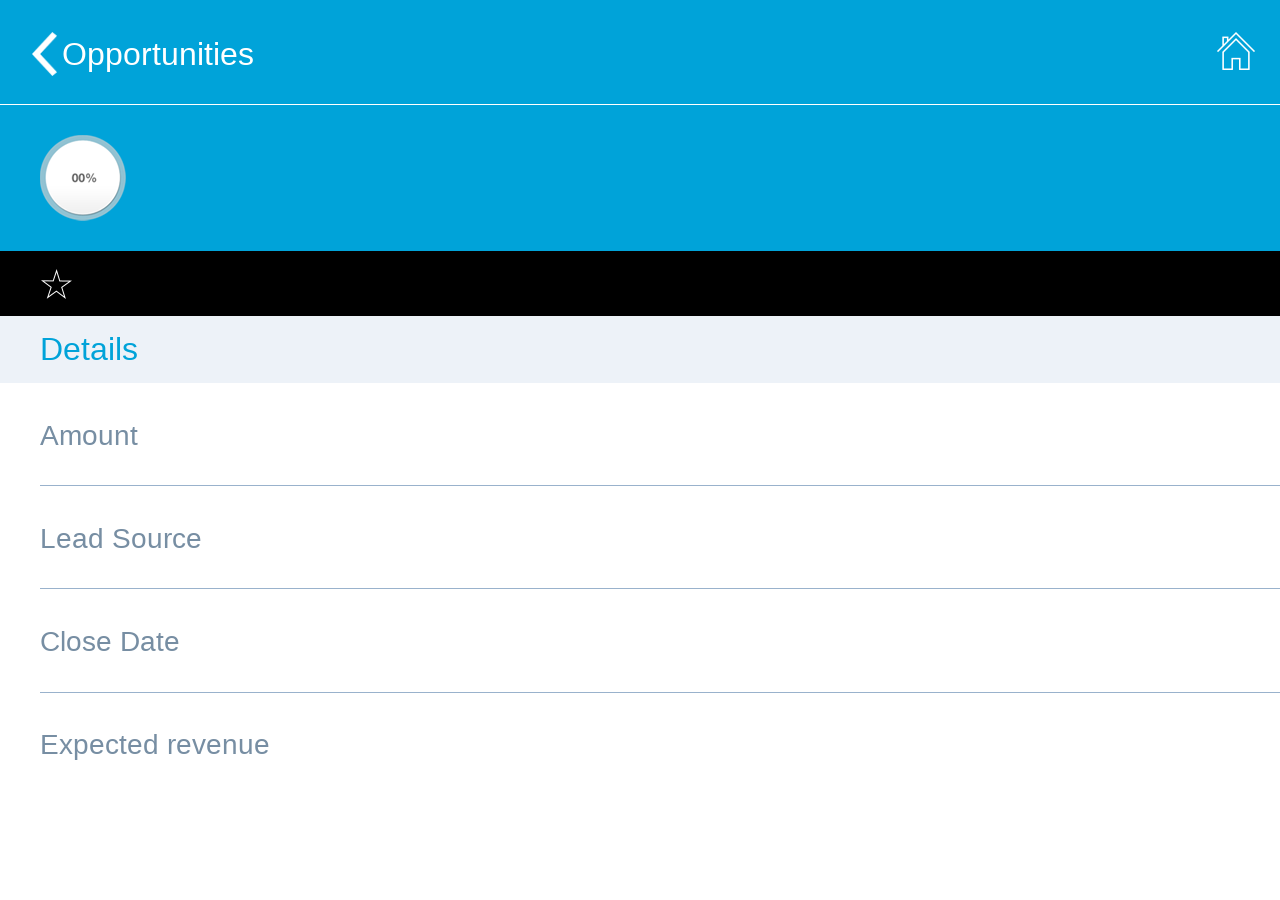
<file: opportunityDetails.html>
<!DOCTYPE html>
<html lang="en">
	<head>
		<meta charset="utf-8">
		<meta http-equiv="X-UA-Compatible" content="IE=edge">
		<meta name="viewport" content="width=device-width, initial-scale=1, maximum-scale=1, user-scalable=no">
    	<meta name="format-detection" content="telephone=no">
		<title>SalesForce CRM</title>
		
		<!-- Bootstrap -->
	    <link type="text/css" href="css/kony.css" rel="stylesheet">
	    
	    <!-- jQuery (necessary for Bootstrap's JavaScript plugins) -->
	    <script type="text/javascript" src="js/lib/jquery.min.js"></script>
	    <script type="text/javascript" src="js/kony.js"></script>
		<script type="text/javascript" src="js/opportunityDetails.js"></script>
		<!-- HTML5 Shim and Respond.js IE8 support of HTML5 elements and media queries -->
		<!-- WARNING: Respond.js doesn't work if you view the page via file:// -->
		<!--[if lt IE 9]>
		  <script src="https://oss.maxcdn.com/libs/html5shiv/3.7.0/html5shiv.js"></script>
		  <script src="https://oss.maxcdn.com/libs/respond.js/1.4.2/respond.min.js"></script>
		<![endif]-->
		<script type="text/javascript">
		$(function(){
			/* fixed header height */ 
			$('section').css( "padding-top", $("header").height() );
		});
		</script>
	</head>
	
	<body>
		<!-- header start here -->
		<header class="bg-secondary">
		
			<div class="top-links">
				<a class="back-but" href="opportunitiesList.html"><img src="images/back.png" alt="Home" /> <span>Opportunities</span></a>
				<a class="home-but" href="dashboard.html"><img src="images/home.png" alt="Home" /></a>
			</div>
			
			<div class="header-media-list">
				<a href="#" class="pull-left br-none"><img id="probabilityImageDisplay" src="images/p0.png" alt="" /></a>
				<div class="media">
					<div class="media-body">
						<h2 class="media-heading" id="opportunityNameDisplay" ><!--  dynamic data come here --></h2>                
						<h3 id="opportunityTypeDisplay" ><!--  dynamic data come here --></h3>
						<p id="accountNameDisplay"><!--  dynamic data come here --></p>
					</div>
				</div>
			</div>
		
			<div class="navigation bg-info">
				<ul>
					<li><a href="#"><img id="opportunityFavoriteStatus" src="images/star.png" alt="" /></a></li>
				</ul>
			</div>
			
			<div class="details bg-info">
			   <h3>Details</h3>
			</div>
			
		</header>
		<!-- header end here -->
		
		<!-- content list view start -->
		<section >
			<div class="scrollable-content">
				<ul class="list-group page-detail">
				
					<li>
						<div class="media-list">
							<div class="media">
								<div class="media-body">
									<p>Amount</p>
									<h2 class="media-heading" id="amountDisplay"><!--  dynamic data come here --></h2>
								</div>
							</div>
						</div>
					</li>
					
					<li>
						<div class="media-list">
							<div class="media">
								<div class="media-body">
									<p>Lead Source</p>
									<h2 class="media-heading" id="leadSourceDisplay"><!--  dynamic data come here --></h2>           
								</div>
							</div>
						</div>
					</li>
					
					<li>
						<div class="media-list">
							<div class="media">
								<div class="media-body">
									<p>Close Date</p>
									<h2 class="media-heading" id="closeDateDisplay"><!--  dynamic data come here --></h2>              
								</div>
							</div>
						</div>
					</li>
					
					<li class="border-last" >
						<div class="media-list">
							<div class="media">
								<div class="media-body">
									<p>Expected revenue</p>
									<h2 class="media-heading" id="expectedRevenueDisplay"><!--  dynamic data come here --></h2>
								</div>
							</div>
						</div>
					</li> 
				
				</ul>
			</div>
		</section>  
		<!-- content list view end -->
		
	</body>
</html>
</file>
<file: css/kony.css>
@import url('bootstrap.css');
@import url('custom.css');
</file>
<file: css/ui.switchbutton.css>
/**
 * jQuery switchbutton
 * 
 * Based on work by tdreyno on iphone-style-checkboxes for events management
 * (https://github.com/tdreyno/iphone-style-checkboxes)
 * 
 * Copyright 2011, L.STEVENIN
 * Released under the MIT license.
 */

.ui-switchbutton {
	display: inline-block;
	padding: 0;
	position: relative;
	overflow: hidden;
	cursor: pointer;
	user-select: none;
    -moz-user-select: none;
    -khtml-user-select: none;
    -webkit-user-select: none;
}

.ui-switchbutton input {
	display: none;
}

.ui-switchbutton label {
	white-space: nowrap;
    cursor: pointer;
    display: block;
    position: absolute;
	top: 0;
    width: auto;
    overflow: hidden;
    user-select: none;
    -moz-user-select: none;
    -khtml-user-select: none;
    -webkit-user-select: none;
}

.ui-switchbutton label.ui-switchbutton-disabled {
	right: 0;
	text-align: right;
	text-shadow: 0px 0px 2px rgba(255, 255, 255, 0.6);
}

.ui-switchbutton label.ui-switchbutton-disabled span {
	display: inline-block;
	text-align: center;
	padding-left: 2px;
	padding-right: 3px;
	text-indent: -999999px;
}

.ui-switchbutton.ui-switchbutton-no-labels label span {
	width: 1em;
}

.ui-switchbutton label.ui-switchbutton-enabled {
	left: 0;
	text-shadow: 0px 0px 2px rgba(0, 0, 0, 0.6);
}

.ui-switchbutton label.ui-switchbutton-enabled span {
	display: inline-block;
	text-align: center;
	padding-left: 3px;
	padding-right: 2px;
	text-indent: -9999999px;
}

.ui-switchbutton .ui-switchbutton-handle {
	display: block;
	width: 0;
	position: absolute;
	top: 0;
	left: 0;
	cursor: pointer;
}

.ui-switchbutton.ui-switchbutton-disabled {
	opacity: 0.4;
	-ms-filter: progid:DXImageTransform.Microsoft.Alpha(Opacity=40);
	filter: progid:DXImageTransform.Microsoft.Alpha(Opacity=40);
	filter: Alpha(Opacity=40);
	cursor: default;
}

.ui-switchbutton.ui-switchbutton-disabled label,
.ui-switchbutton.ui-switchbutton-disabled .ui-switchbutton-handle {
	cursor: default;
}



/**
 * STYLES
 * 
 * Styles are composed by a default style which can be overrided by specific classed passed in argument
 */

/* Default style */

.ui-switchbutton-default {
	height:1.824em;
	width: 3.000em!important;
	border:0.088em solid #e4e4e4;
	-webkit-border-radius:50px;
	-moz-border-radius: 50px;
	border-radius: 50px;
	float: right;
}

.ui-switchbutton-default label {
	font-weight: bold;
	font-family: "Helvetica Neue", Arial, Helvetica, sans-serif;
	text-transform: uppercase;
	height: 2.500em;
	padding-top: 4px;
}

.ui-switchbutton-default label.ui-switchbutton-disabled {
	color: #8b8b8b;

}

.ui-switchbutton-default label.ui-switchbutton-enabled {
	color: white;
	background: #488fe4; /* Old browsers */
	background: -moz-linear-gradient(top, #2f63a0 0%, #488fe4 25%, #569aef 49%, #5d9ff2 51%, #77aff8 75%, #86b6f4 100%); /* FF3.6+ */
	background: -webkit-gradient(linear, left top, left bottom, color-stop(0%,#2f63a0), color-stop(25%,#488fe4), color-stop(49%,#569aef), color-stop(51%,#5d9ff2), color-stop(75%,#77aff8), color-stop(100%,#86b6f4)); /* Chrome,Safari4+ */
	background: -webkit-linear-gradient(top, #2f63a0 0%,#488fe4 25%,#569aef 49%,#5d9ff2 51%,#77aff8 75%,#86b6f4 100%); /* Chrome10+,Safari5.1+ */
	background: -o-linear-gradient(top, #2f63a0 0%,#488fe4 25%,#569aef 49%,#5d9ff2 51%,#77aff8 75%,#86b6f4 100%); /* Opera11.10+ */
	background: -ms-linear-gradient(top, #2f63a0 0%,#488fe4 25%,#569aef 49%,#5d9ff2 51%,#77aff8 75%,#86b6f4 100%); /* IE10+ */
	filter: progid:DXImageTransform.Microsoft.gradient( startColorstr='#2f63a0', endColorstr='#86b6f4',GradientType=0 ); /* IE6-9 */
	background: linear-gradient(top, #2f63a0 0%,#488fe4 25%,#569aef 49%,#5d9ff2 51%,#77aff8 75%,#86b6f4 100%); /* W3C */
	box-shadow: inset 0px 0px 1px rgba(0, 0, 0, 0.7);
	-webkit-border-radius: 3px;
	-moz-border-radius: 3px;
	border-radius: 3px;
	padding-right: 4px;
	display: none!important;
}

.ui-switchbutton-default .ui-switchbutton-handle {
	height:1.618em;
	width: 1.618em!important;
	background: #f2f2f2; /* Old browsers */
	background: -moz-linear-gradient(top, #d7d7d7 0%, #fcfcfc 100%); /* FF3.6+ */
	background: -webkit-gradient(linear, left top, left bottom, color-stop(0%,#d7d7d7), color-stop(100%,#fcfcfc)); /* Chrome,Safari4+ */
	background: -webkit-linear-gradient(top, #d7d7d7 0%,#fcfcfc 100%); /* Chrome10+,Safari5.1+ */
	background: -o-linear-gradient(top, #d7d7d7 0%,#fcfcfc 100%); /* Opera11.10+ */
	background: -ms-linear-gradient(top, #d7d7d7 0%,#fcfcfc 100%); /* IE10+ */
	filter: progid:DXImageTransform.Microsoft.gradient( startColorstr='#d7d7d7', endColorstr='#fcfcfc',GradientType=0 ); /* IE6-9 */
	background: linear-gradient(top, #d7d7d7 0%,#fcfcfc 100%); /* W3C */
	-webkit-border-radius:100%;
	-moz-border-radius:100%;
	border-radius:100%;
}
.ui-state-active .ui-switchbutton-handle {
	background: #00a3d9; /* Old browsers */
	background: -moz-linear-gradient(top, #00a3d9 0%, #0097c9 100%); /* FF3.6+ */
	background: -webkit-gradient(linear, left top, left bottom, color-stop(0%,#00a3d9), color-stop(100%,#0097c9)); /* Chrome,Safari4+ */
	background: -webkit-linear-gradient(top, #00a3d9 0%,#0097c9 100%); /* Chrome10+,Safari5.1+ */
	background: -o-linear-gradient(top, #00a3d9 0%,#0097c9 100%); /* Opera11.10+ */
	background: -ms-linear-gradient(top, #00a3d9 0%,#0097c9 100%); /* IE10+ */
	filter: progid:DXImageTransform.Microsoft.gradient( startColorstr='#00a3d9', endColorstr='#0097c9',GradientType=0 ); /* IE6-9 */
	background: linear-gradient(top, #00a3d9 0%,#0097c9 100%); /* W3C */
	-webkit-border-radius:100%;
	-moz-border-radius:100%;
	border-radius:100%;
}
</file>
